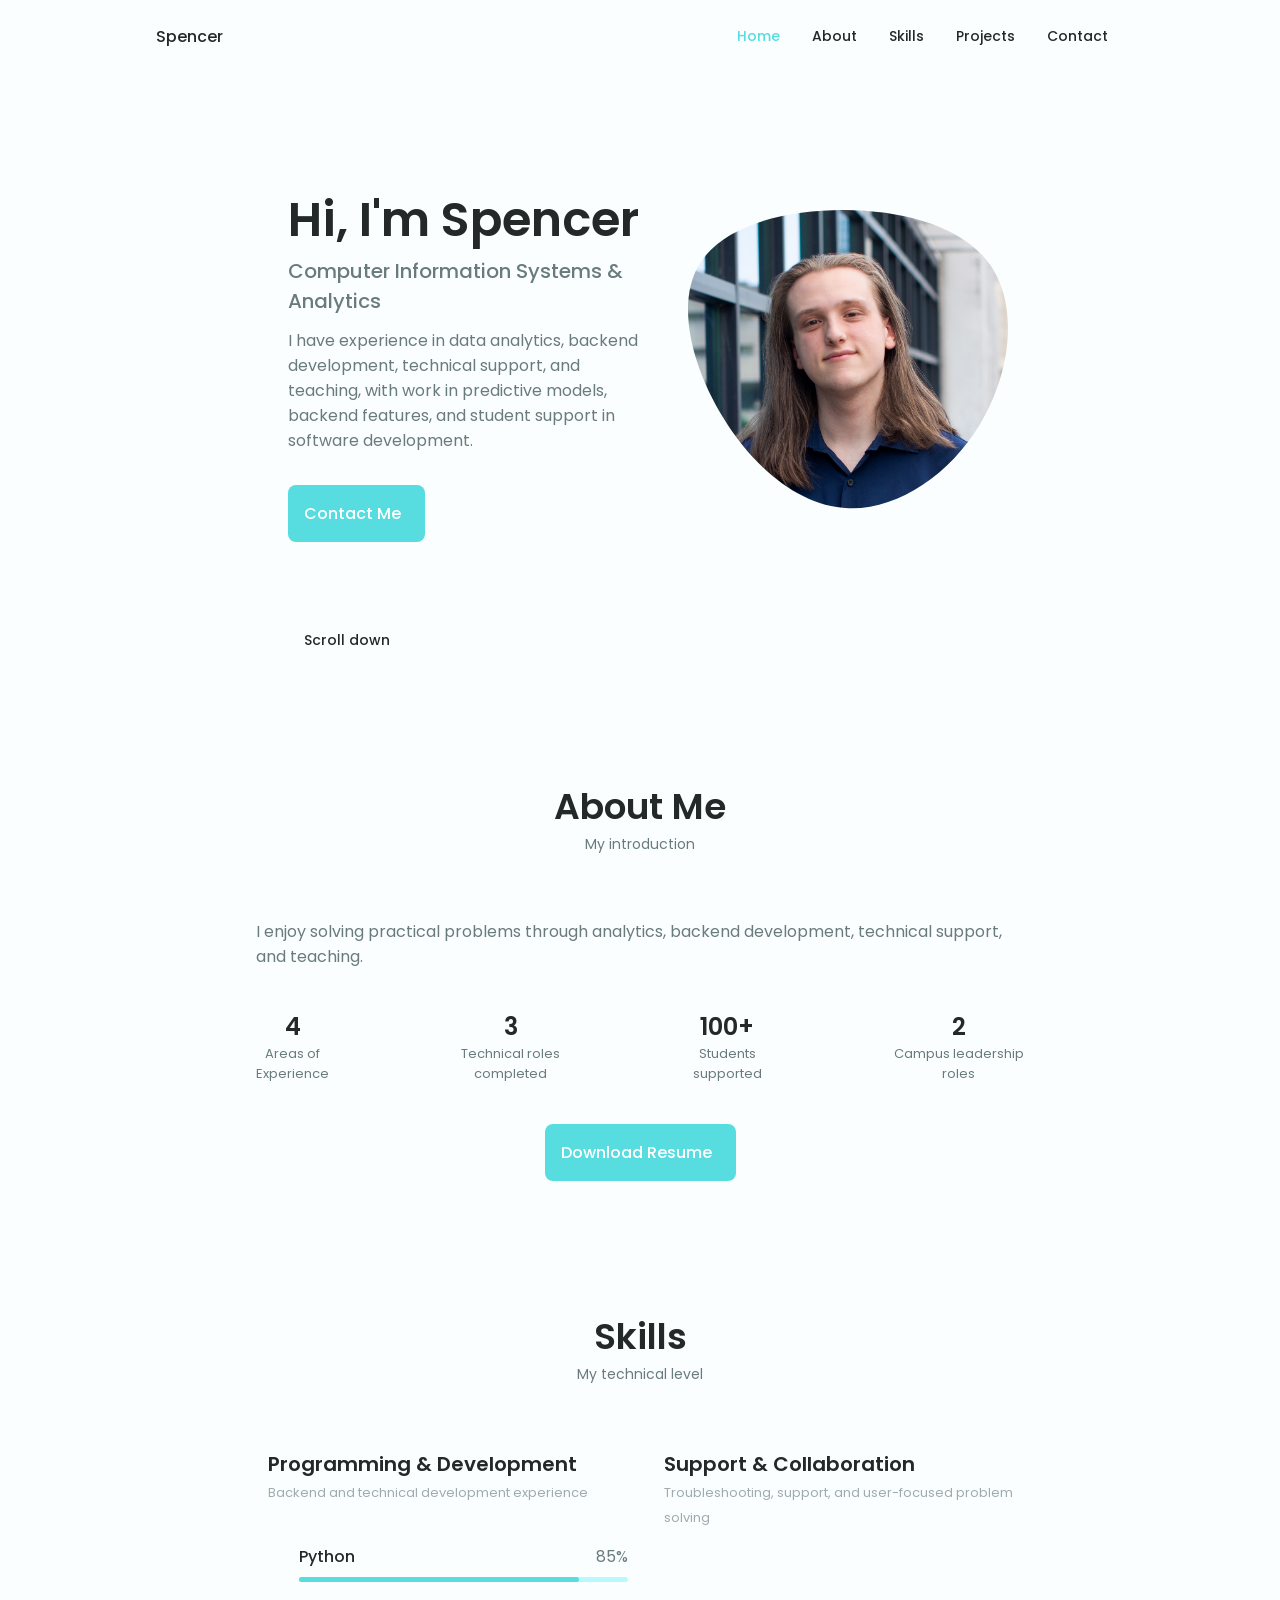
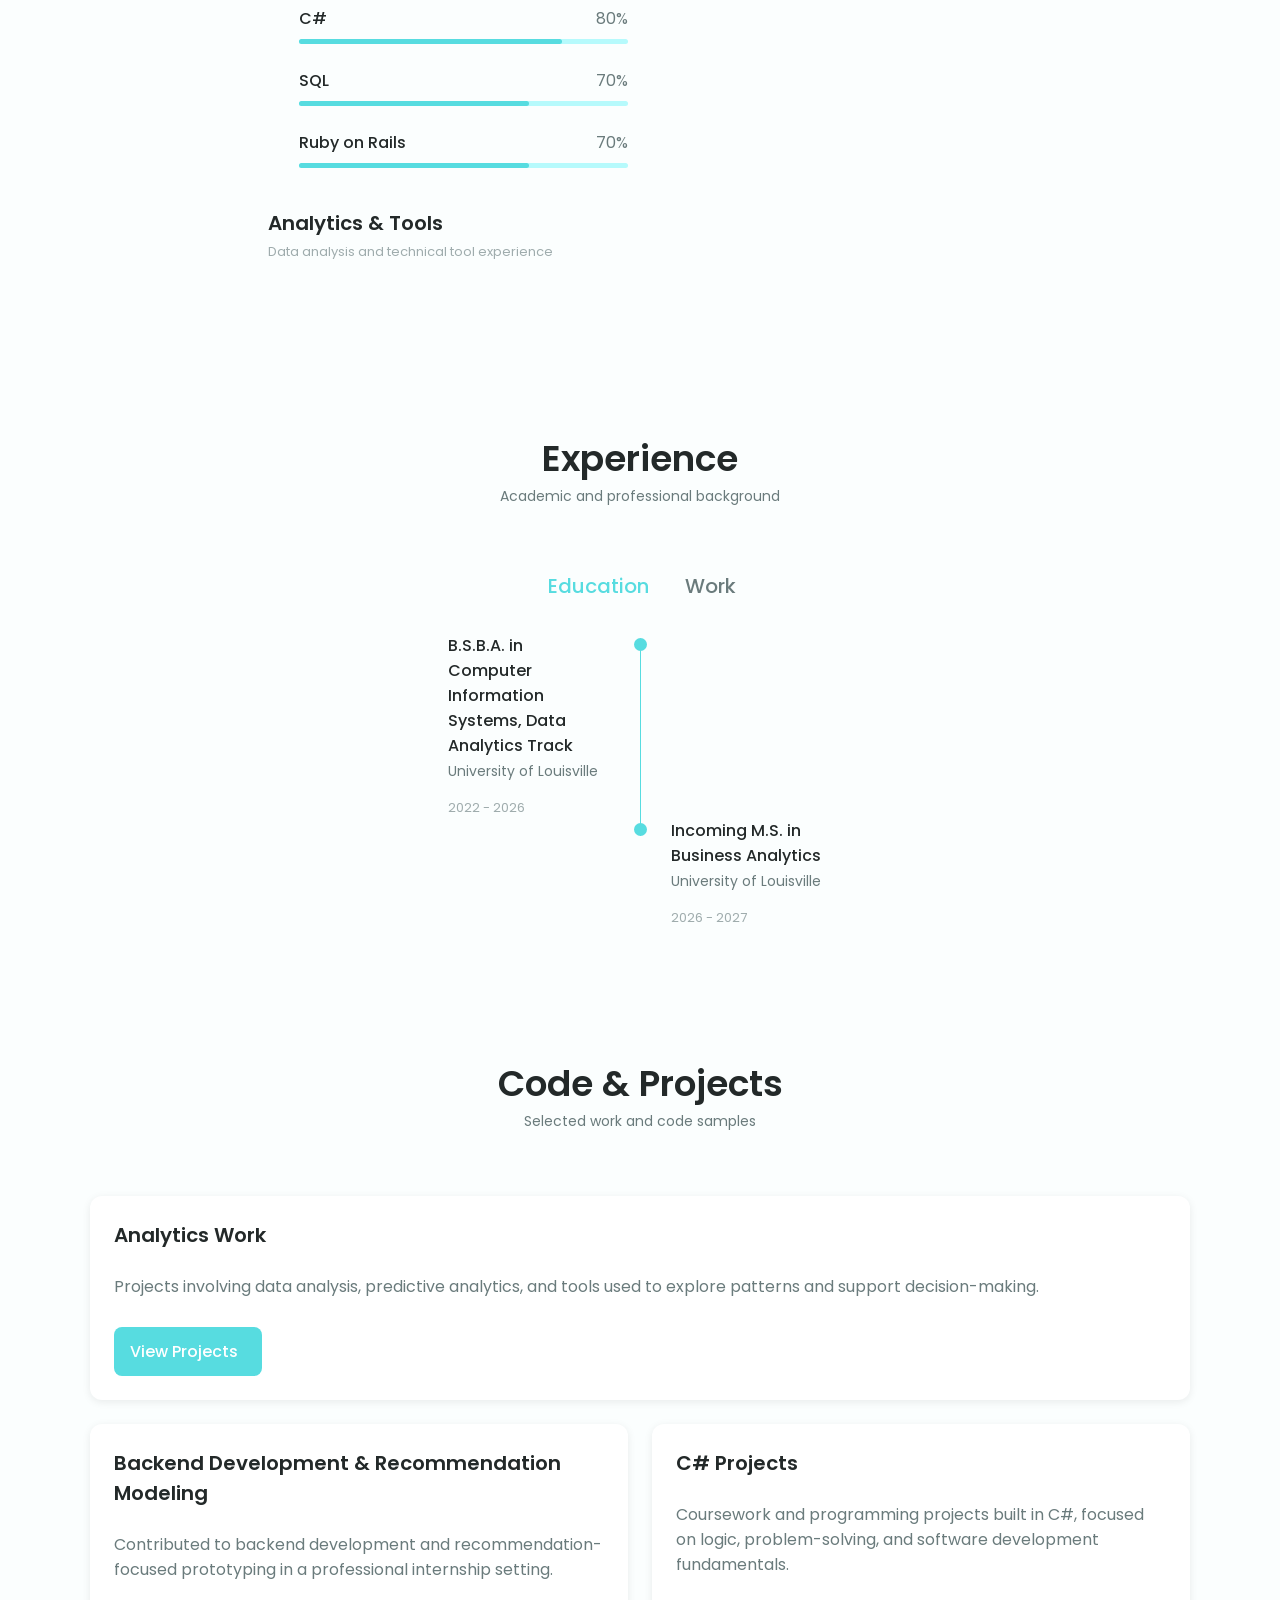
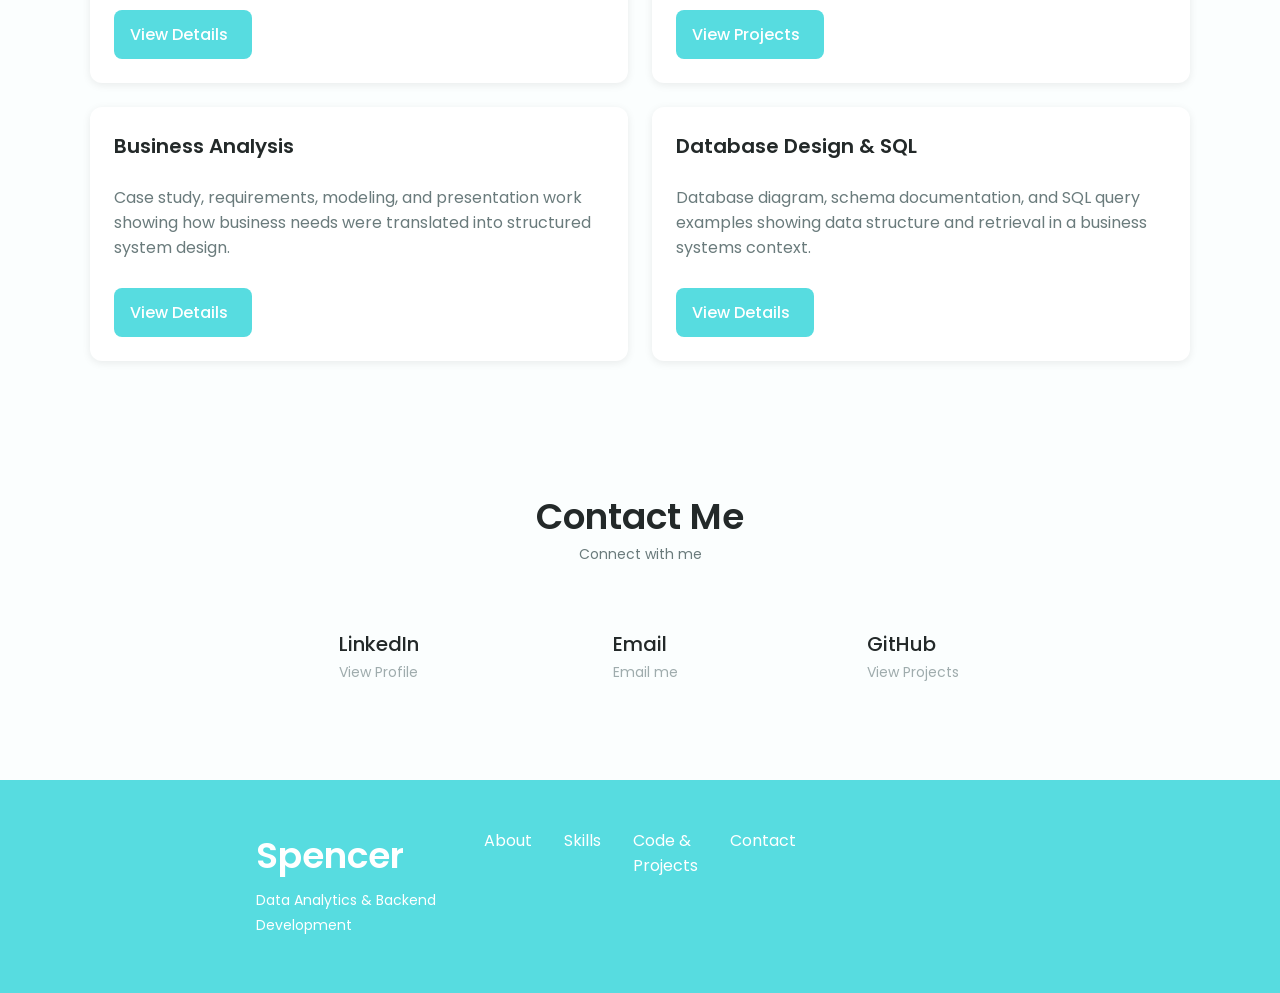
<file: index.html>
<!DOCTYPE html>
    <html lang="en">
    <head>
        <meta charset="UTF-8">
        <meta name="viewport" content="width=device-width, initial-scale=1.0">

        <!--==================== UNICONS ====================-->
        <link rel="stylesheet" href="https://unicons.iconscout.com/release/v3.0.6/css/line.css">
        
        <!--==================== SWIPER CSS====================-->
        <link rel="stylesheet" href="assets/css/swiper-bundle.min.css">

        <!--==================== CSS ==========-->
        <link rel="stylesheet" href="assets/css/styles.css">

        <title>Portfolio Website</title>
    </head>
    <body>
        <!--==================== HEADER ====================-->
        <header class="header" id="header">
            <nav class="nav container">
                <a href="#" class="nav__logo">Spencer</a>

                <div class="nav__menu" id="nav-menu">
                    <ul class="nav__list grid">
                        <li class="nav__item">
                            <a href="#home" class="nav__link active-link">
                                <i class="uil uil-estate nav__icon"></i> Home
                            </a>
                        </li>

                        <li class="nav__item">
                            <a href="#about" class="nav__link">
                                <i class="uil uil-user nav__icon"></i> About
                            </a>
                        </li>

                        <li class="nav__item">
                            <a href="#skills" class="nav__link">
                                <i class="uil uil-file-alt nav__icon"></i> Skills
                            </a>
                        </li>

                        <li class="nav__item">
                            <a href="#portfolio" class="nav__link">
                                <i class="uil uil-code-branch nav__icon"></i> Projects
                            </a>
                        </li>

                        <li class="nav__item">
                            <a href="#contact" class="nav__link">
                                <i class="uil uil-message nav__icon"></i> Contact
                            </a>
                        </li>
                    </ul>
                    
                    <i class="uil uil-times nav__close" id="nav-close"></i>
                </div>

                <div class="nav__btns">
                    <!-- Theme change button -->
                    <i class="uil uil-moon change-theme" id="theme-button"></i>

                    <div class="nav__toggle" id="nav-toggle">
                        <i class="uil uil-apps"></i>
                    </div>
                </div>
            </nav>
        </header>

        <!--==================== MAIN ====================-->
        <main class="main">
            <!--==================== HOME ====================-->
            <section class="home section" id="home">
                <div class="home__container container grid">
                    <div class="home__content grid">
                        <div class="home__social">
                            <a href="https://www.linkedin.com/in/spencer-taylor-9472a7253/" target="_blank" class="home__social-icon">
                                <i class="uil uil-linkedin-alt"></i>
                            </a>
    
                            <a href="https://github.com/stayl10" target="_blank" class="home__social-icon">
                                <i class="uil uil-github-alt"></i>                            
                            </a>
                        </div>
    
                        <div class="home__img">
                            <svg class="home__blob" viewBox="0 0 200 187">
                                <mask id="mask0" mask-type="alpha">
                                    <path d="M190.312 36.4879C206.582 62.1187 201.309 102.826 182.328 134.186C163.346 165.547 
                                    130.807 187.559 100.226 186.353C69.6454 185.297 41.0228 161.023 21.7403 129.362C2.45775 
                                    97.8511 -7.48481 59.1033 6.67581 34.5279C20.9871 10.1032 59.7028 -0.149132 97.9666 
                                    0.00163737C136.23 0.303176 174.193 10.857 190.312 36.4879Z"/>
                                </mask>
                                <g mask="url(#mask0)">
                                    <path d="M190.312 36.4879C206.582 62.1187 201.309 102.826 182.328 134.186C163.346 
                                    165.547 130.807 187.559 100.226 186.353C69.6454 185.297 41.0228 161.023 21.7403 
                                    129.362C2.45775 97.8511 -7.48481 59.1033 6.67581 34.5279C20.9871 10.1032 59.7028 
                                    -0.149132 97.9666 0.00163737C136.23 0.303176 174.193 10.857 190.312 36.4879Z"/>

                                    <!--==================== 
                                        Insert your image in the Img folder and Change your image |
                                        Center your image with X: horizontal, Y: vertical 
                                    ====================-->
                                    <image class="home__blob-img" x="-50" y="0" href="assets/img/perfil.jpg"/>
                                </g>
                            </svg>
                        </div>

                        <div class="home__data">
                            <h1 class="home__title">Hi, I'm Spencer</h1>
                            <h3 class="home__subtitle">Computer Information Systems & Analytics</h3>
                            <p class="home__description">I have experience in data analytics, backend development, technical support,
                                and teaching, with work in predictive models, backend features, and student support in software development.</p>
                            <a href="#contact" class="button button--flex">
                                Contact Me <i class="uil uil-message button__icon"></i>
                            </a>
                        </div>
                    </div>

                    
                    <div class="home__scroll">
                        <a href="#about" class="home__scroll-button button--flex">
                            <i class="uil uil-mouse-alt home__scroll-mouse"></i>
                            <span class="home__scroll-name">Scroll down</span>
                            <i class="uil uil-arrow-down home__scroll-arrow"></i>
                        </a>
                    </div>
                </div>
            </section>

            <!--==================== ABOUT ====================-->
            <section class="about section" id="about">
                <h2 class="section__title">About Me</h2>
                <span class="section__subtitle">My introduction</span>

                <div class="container grid">
                    <!img src="assets/img/about.jpg" alt="" class="about__img">

                    <div class="about__data">
                        <p class="about__description">I enjoy solving practical problems through analytics,
                            backend development, technical support, and teaching.</p>
                        </p>

                        <div class="about__info">
                            <div>
                                <span class="about__info-title">4</span>
                                <span class="about__info-name">Areas of <br> Experience</span>
                            </div>

                            <div>
                                <span class="about__info-title">3</span>
                                <span class="about__info-name">Technical roles <br> completed</span>
                            </div>

                            <div>
                                <span class="about__info-title">100+</span>
                                <span class="about__info-name">Students <br> supported</span>
                            </div>

                            <div>
                                <span class="about__info-title">2</span>
                                <span class="about__info-name">Campus leadership <br> roles</span>
                            </div>

                        </div>

                        <div class="" align="center">
                            <!--==================== Change Resume ====================-->
                            <a download="" href="assets/pdf/Spencer-Taylor-Resume.pdf" class="button button--flex">
                                Download Resume <i class="uil uil-download-alt button__icon"></i>
                            </a>
                        </div>
                    </div>
                </div>
            </section>

            <!--==================== SKILLS ====================-->
            <section class="skills section" id="skills">
                <h2 class="section__title">Skills</h2>
                <span class="section__subtitle">My technical level</span>

                <div class="skills__container container grid">
                    <div>
                        <!--=============== SKILLS 1 ===============-->
                        <div class="skills__content skills__open">
                            <div class="skills__header">
                                <i class="uil uil-brackets-curly skills__icon"></i>
    
                                <div>
                                    <h1 class="skills__title">Programming & Development</h1>
                                    <span class="skills__subtitle">Backend and technical development experience</span>
                                </div>
    
                                <i class="uil uil-angle-down skills__arrow"></i>
                            </div>
    
                            <div class="skills__list grid">
                                <div class="skills__data">
                                    <div class="skills__titles">
                                        <h3 class="skills__name">Python</h3>
                                        <span class="skills__number">85%</span>
                                    </div>
                                    <div class="skills__bar">
                                        <span class="skills__percentage skills__python"></span>
                                    </div>
                                </div>
    
                                <div class="skills__data">
                                    <div class="skills__titles">
                                        <h3 class="skills__name">C#</h3>
                                        <span class="skills__number">80%</span>
                                    </div>
                                    <div class="skills__bar">
                                        <span class="skills__percentage skills__csharp"></span>
                                    </div>
                                </div>
    
                                <div class="skills__data">
                                    <div class="skills__titles">
                                        <h3 class="skills__name">SQL</h3>
                                        <span class="skills__number">70%</span>
                                    </div>
                                    <div class="skills__bar">
                                        <span class="skills__percentage skills__sql"></span>
                                    </div>
                                </div>
    
                                <div class="skills__data">
                                    <div class="skills__titles">
                                        <h3 class="skills__name">Ruby on Rails</h3>
                                        <span class="skills__number">70%</span>
                                    </div>
                                    <div class="skills__bar">
                                        <span class="skills__percentage skills__ror"></span>
                                    </div>
                                </div>
                            </div>
                        </div>
    
                        <!--=============== SKILLS 2 ===============-->
                        <div class="skills__content skills__close">
                            <div class="skills__header">
                                <i class="uil uil-server-network skills__icon"></i>
    
                                <div>
                                    <h1 class="skills__title">Analytics & Tools</h1>
                                    <span class="skills__subtitle">Data analysis and technical tool experience</span>
                                </div>
    
                                <i class="uil uil-angle-down skills__arrow"></i>
                            </div>

                            <div class="skills__list grid">
                                <div class="skills__data">
                                    <div class="skills__titles">
                                        <h3 class="skills__name">Power BI</h3>
                                        <span class="skills__number">85%</span>
                                    </div>
                                    <div class="skills__bar">
                                        <span class="skills__percentage skills__pbi"></span>
                                    </div>
                                </div>

                                <div class="skills__data">
                                    <div class="skills__titles">
                                        <h3 class="skills__name">Excel</h3>
                                        <span class="skills__number">85%</span>
                                    </div>
                                    <div class="skills__bar">
                                        <span class="skills__percentage skills__excel"></span>
                                    </div>
                                </div>

                                <div class="skills__data">
                                    <div class="skills__titles">
                                        <h3 class="skills__name">Weka</h3>
                                        <span class="skills__number">70%</span>
                                    </div>
                                    <div class="skills__bar">
                                        <span class="skills__percentage skills__weka"></span>
                                    </div>
                                </div>
    
                                <div class="skills__data">
                                    <div class="skills__titles">
                                        <h3 class="skills__name">MatLab</h3>
                                        <span class="skills__number">65%</span>
                                    </div>
                                    <div class="skills__bar">
                                        <span class="skills__percentage skills__mat"></span>
                                    </div>
                                </div>

                            </div>
                        </div>
                    </div>

                    <div>
                        <!--=============== SKILLS 3 ===============-->
                        <div class="skills__content skills__close">
                            <div class="skills__header">
                                <i class="uil uil-swatchbook skills__icon"></i>

                                <div>
                                    <h1 class="skills__title">Support & Collaboration</h1>
                                    <span class="skills__subtitle">Troubleshooting, support, and user-focused problem solving</span>
                                </div>

                                <i class="uil uil-angle-down skills__arrow"></i>
                            </div>

                            <div class="skills__list grid">
                                <div class="skills__data">
                                    <div class="skills__titles">
                                        <h3 class="skills__name">Troubleshooting</h3>
                                        <span class="skills__number">90%</span>
                                    </div>
                                    <div class="skills__bar">
                                        <span class="skills__percentage skills__tbs"></span>
                                    </div>
                                </div>

                                <div class="skills__data">
                                    <div class="skills__titles">
                                        <h3 class="skills__name">Technical Support</h3>
                                        <span class="skills__number">85%</span>
                                    </div>
                                    <div class="skills__bar">
                                        <span class="skills__percentage skills__techsup"></span>
                                    </div>
                                </div>

                                <div class="skills__data">
                                    <div class="skills__titles">
                                        <h3 class="skills__name">Teaching</h3>
                                        <span class="skills__number">85%</span>
                                    </div>
                                    <div class="skills__bar">
                                        <span class="skills__percentage skills__teach"></span>
                                    </div>
                                </div>

                                <div class="skills__data">
                                    <div class="skills__titles">
                                        <h3 class="skills__name">Communication</h3>
                                        <span class="skills__number">80%</span>
                                    </div>
                                    <div class="skills__bar">
                                        <span class="skills__percentage skills__comm"></span>
                                    </div>
                                </div>

                            </div>
                        </div>
                    </div>
                </div>
            </section>

            <!--==================== QUALIFICATION ====================-->
            <section class="qualification section">
                <h2 class="section__title">Experience</h2>
                <span class="section__subtitle">Academic and professional background</span>

                <div class="qualification__container container">
                    <div class="qualification__tabs">
                        <div class="qualification__button button--flex qualification__active" data-target="#education">
                            <i class="uil uil-graduation-cap qualification__icon"></i>
                            Education
                        </div>

                        <div class="qualification__button button--flex" data-target="#work">
                            <i class="uil uil-briefcase-alt qualification__icon"></i>
                            Work
                        </div>
                    </div>

                    <div class="qualification__sections">
                        <!--=============== QUALIFICATION CONTENT 1 ===============-->
                        <div class="qualification__content qualification__active" data-content id="education">
                            <!--=============== QUALIFICATION 1 ===============-->
                            <div class="qualification__data">
                                <div>
                                    <h3 class="qualification__title">B.S.B.A. in Computer Information Systems, Data Analytics Track</h3>
                                    <span class="qualification__subtitle">University of Louisville</span>
                                    <div class="qualification__calendar">
                                        <i class="uil uil-calendar-alt"></i>
                                        2022 - 2026
                                    </div>
                                </div>

                                <div>
                                    <span class="qualification__rounder"></span>
                                    <span class="qualification__line"></span>
                                </div>
                            </div>

                            <!--=============== QUALIFICATION 2 ===============-->
                            <div class="qualification__data">
                                <div></div>

                                <div class="qualification__time">
                                    <span class="qualification__rounder"></span>
                                    <!-- <span class="qualification__line"></span> -->
                                </div>

                                <div>
                                    <h3 class="qualification__title">Incoming M.S. in Business Analytics</h3>
                                    <span class="qualification__subtitle">University of Louisville</span>
                                    <div class="qualification__calendar">
                                        <i class="uil uil-calendar-alt"></i>
                                        2026 - 2027
                                    </div>
                                </div>
                            </div>
                        </div>

                        <!--=============== QUALIFICATION CONTENT 2 ===============-->
                        <div class="qualification__content" data-content id="work">
                            <!--=============== QUALIFICATION 1 ===============-->
                            <div class="qualification__data">
                                <div>
                                    <h3 class="qualification__title">Consultation Agent</h3>
                                    <span class="qualification__subtitle">Best Buy Geek Squad - Louisville</span>
                                    <div class="qualification__calendar">
                                        <i class="uil uil-calendar-alt"></i>
                                        2023 - 2024
                                    </div>
                                </div>

                                <div>
                                    <span class="qualification__rounder"></span>
                                    <span class="qualification__line"></span>
                                </div>
                            </div>

                            <!--=============== QUALIFICATION 2 ===============-->
                            <div class="qualification__data">
                                <div></div>

                                <div class="qualification__time">
                                    <span class="qualification__rounder"></span>
                                    <span class="qualification__line"></span>
                                </div>

                                <div>
                                    <h3 class="qualification__title">Backend Developer Intern</h3>
                                    <span class="qualification__subtitle">Night District - Louisville</span>
                                    <div class="qualification__calendar">
                                        <i class="uil uil-calendar-alt"></i>
                                        Summer 2025
                                    </div>
                                </div>
                            </div>

                            <div class="qualification__data">
                                <div>
                                    <h3 class="qualification__title">CIS-199 Software Development I Teaching Assistant</h3>
                                    <span class="qualification__subtitle">University of Louisville</span>
                                    <div class="qualification__calendar">
                                        <i class="uil uil-calendar-alt"></i>
                                        2025 - Present
                                    </div>
                                </div>

                                <div>
                                    <span class="qualification__rounder"></span>
                                    <!-- <span class="qualification__line"></span> -->
                                </div>
                            </div>
                        </div>
                    </div>
                </div>
            </section>


            <!--==================== PORTFOLIO ====================-->
            <section class="portfolio section" id="portfolio">
                <h2 class="section__title">Code & Projects</h2>
                <span class="section__subtitle">Selected work and code samples</span>

                <div class="portfolio__container container grid">

                    <!--==================== PORTFOLIO ROW 1 ====================-->

                    <div class="portfolio__content portfolio__content--wide">
                        <div class="portfolio__data">
                            <h3 class="portfolio__title">Analytics Work</h3>
                            <p class="portfolio__description">
                                Projects involving data analysis, predictive analytics, and tools used to explore patterns and support decision-making.
                            </p>
                            <a href="https://github.com/stayl10/analytics-portfolio-projects" class="button button--flex button--small portfolio__button">
                                View Projects
                                <i class="uil uil-arrow-right button__icon"></i>
                            </a>
                        </div>
                    </div>

                    <div class="portfolio__content">
                        <div class="portfolio__data">
                            <h3 class="portfolio__title">Backend Development & Recommendation Modeling</h3>
                            <p class="portfolio__description">
                                Contributed to backend development and recommendation-focused prototyping in a professional internship setting.
                            </p>
                            <a href="backend.html" target="_blank" class="button button--flex button--small portfolio__button">
                                View Details
                                <i class="uil uil-arrow-right button__icon"></i>
                            </a>
                        </div>
                    </div>

                    <!--==================== PORTFOLIO ROW 2 ====================-->

                    <div class="portfolio__content">
                        <div class="portfolio__data">
                            <h3 class="portfolio__title">C# Projects</h3>
                            <p class="portfolio__description">
                                Coursework and programming projects built in C#, focused on logic, problem-solving, and software development fundamentals.
                            </p>
                            <a href="https://github.com/stayl10/csharp-portfolio-projects" class="button button--flex button--small portfolio__button">
                                View Projects
                                <i class="uil uil-arrow-right button__icon"></i>
                            </a>
                        </div>
                    </div>

                    <div class="portfolio__content">
                        <div class="portfolio__data">
                            <h3 class="portfolio__title">Business Analysis</h3>
                            <p class="portfolio__description">
                                Case study, requirements, modeling, and presentation work showing how business needs were translated into structured system design.
                            </p>
                            <a href="business-analysis.html" class="button button--flex button--small portfolio__button">
                                View Details
                                <i class="uil uil-arrow-right button__icon"></i>
                            </a>
                        </div>
                    </div>




                    <div class="portfolio__content">
                        <div class="portfolio__data">
                            <h3 class="portfolio__title">Database Design & SQL</h3>
                            <p class="portfolio__description">
                                Database diagram, schema documentation, and SQL query examples showing data structure and retrieval in a business systems context.
                            </p>
                            <a href="database-sql.html" class="button button--flex button--small portfolio__button">
                                View Details
                                <i class="uil uil-arrow-right button__icon"></i>
                            </a>
                        </div>
                    </div>


                </div>
            </section>


            <!--==================== CONTACT ME ====================-->
            <section class="contact section" id="contact">
                <h2 class="section__title">Contact Me</h2>
                <span class="section__subtitle">Connect with me</span>

                <div class="contact__container container">
                    <div class="contact__grid">
                        <div class="contact__information">
                            <i class="uil uil-linkedin-alt contact__icon"></i>

                            <div>
                                <h3 class="contact__title">LinkedIn</h3>
                                <a href="https://www.linkedin.com/in/spencer-taylor-9472a7253/" target="_blank" class="contact__subtitle">
                                    View Profile
                                </a>
                            </div>
                        </div>

                        <div class="contact__information">
                            <i class="uil uil-envelope-edit contact__icon"></i>

                            <div>
                                <h3 class="contact__title">Email</h3>
                                <a href="mailto:spencer.taylor@louisville.edu" target="_blank" class="contact__subtitle">
                                    Email me
                                </a>
                            </div>
                        </div>

                        <div class="contact__information">
                            <i class="uil uil-github-alt contact__icon"></i>

                            <div>
                                <h3 class="contact__title">GitHub</h3>
                                <a href="https://github.com/stayl10" target="_blank" class="contact__subtitle">
                                    View Projects
                                </a>
                            </div>
                        </div>

                    </div>
                </div>
            </section>
        </main>

        <!--==================== FOOTER ====================-->
        <footer class="footer">
            <div class="footer__bg">
                <div class="footer__container container grid">
                    <div>
                        <h1 class="footer__title">Spencer</h1>
                        <span class="footer__subtitle">Data Analytics & Backend Development</span>
                    </div>

                    <ul class="footer__links">
                        <li>
                            <a href="#about" class="footer__link">About</a>
                        </li>
                        <li>
                            <a href="#skills" class="footer__link">Skills</a>
                        </li>
                        <li>
                            <a href="#portfolio" class="footer__link">Code & Projects</a>
                        </li>
                        <li>
                            <a href="#contact" class="footer__link">Contact</a>
                        </li>
                    </ul>

                    <div class="footer__socials">
                        <a href="https://www.linkedin.com/in/spencer-taylor-9472a7253/" target="_blank" class="footer__social">
                            <i class="uil uil-linkedin-alt"></i>
                        </a>
                        <a href="https://github.com/stayl10" target="_blank" class="footer__social">
                            <i class="uil uil-github-alt"></i>
                        </a>
                    </div>
                </div>
            </div>
        </footer>

        <!--========== SCROLL TOP ==========-->
        <a href="#" class="scrollup" id="scroll-top">
            <i class="uil uil-arrow-up scrollup__icon"></i>
        </a>

        <!--==================== SWIPER JS ====================-->
        <script src="assets/js/swiper-bundle.min.js"></script>

        <!--==================== MAIN JS ====================-->
        <script src="assets/js/main.js"></script>
    </body>
</html>
</file>
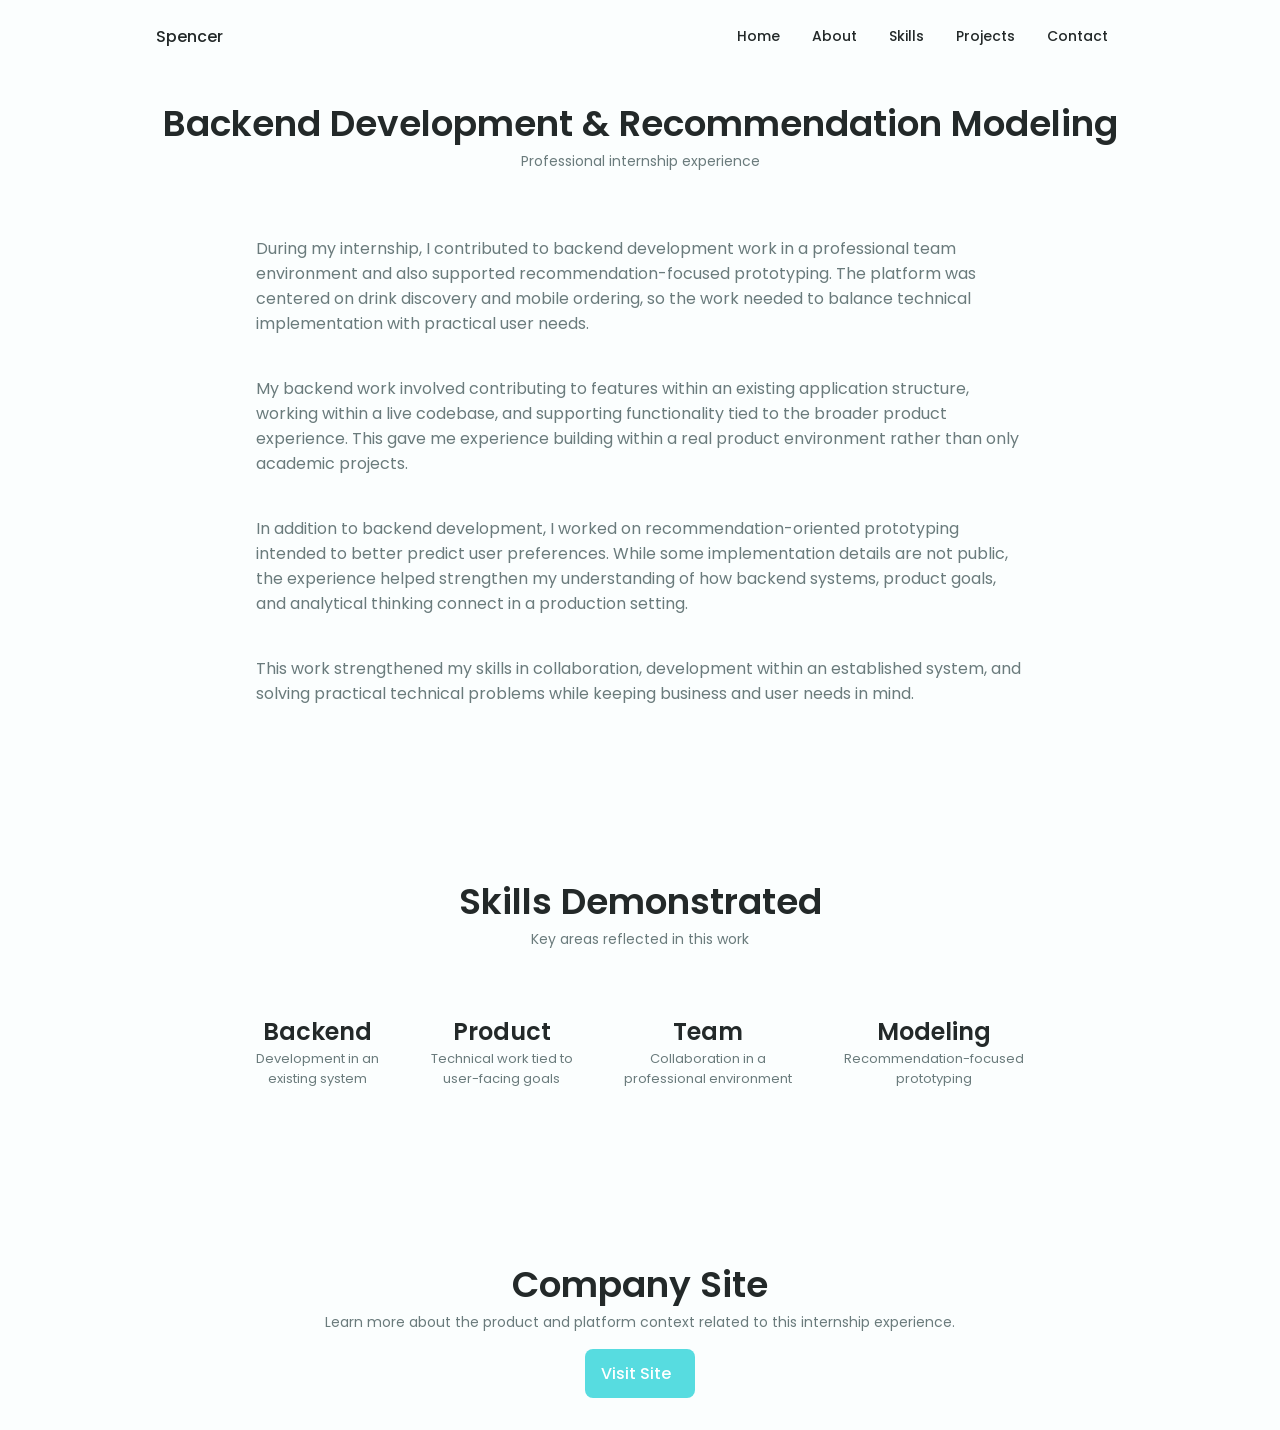
<file: backend.html>
﻿<!DOCTYPE html>
<html lang="en">
<head>
    <meta charset="UTF-8">
    <meta name="viewport" content="width=device-width, initial-scale=1.0">

    <!--==================== UNICONS ====================-->
    <link rel="stylesheet" href="https://unicons.iconscout.com/release/v3.0.6/css/line.css">

    <!--==================== SWIPER CSS====================-->
    <link rel="stylesheet" href="assets/css/swiper-bundle.min.css">

    <!--==================== CSS ==========-->
    <link rel="stylesheet" href="assets/css/styles.css">

    <title>Portfolio Website - Backend Dev Details</title>
</head>
<body>

    <header class="header" id="header">
    <nav class="nav container">
        <a href="index.html" class="nav__logo">Spencer</a>

        <div class="nav__menu" id="nav-menu">
            <ul class="nav__list grid">
                <li class="nav__item">
                    <a href="index.html#home" class="nav__link">
                        <i class="uil uil-estate nav__icon"></i> Home
                    </a>
                </li>

                <li class="nav__item">
                    <a href="index.html#about" class="nav__link">
                        <i class="uil uil-user nav__icon"></i> About
                    </a>
                </li>

                <li class="nav__item">
                    <a href="index.html#skills" class="nav__link">
                        <i class="uil uil-file-alt nav__icon"></i> Skills
                    </a>
                </li>

                <li class="nav__item">
                    <a href="index.html#portfolio" class="nav__link">
                        <i class="uil uil-code-branch nav__icon"></i> Projects
                    </a>
                </li>

                <li class="nav__item">
                    <a href="index.html#contact" class="nav__link">
                        <i class="uil uil-message nav__icon"></i> Contact
                    </a>
                </li>
            </ul>

            <i class="uil uil-times nav__close" id="nav-close"></i>
        </div>

        <div class="nav__btns">
            <i class="uil uil-moon change-theme" id="theme-button"></i>

            <div class="nav__toggle" id="nav-toggle">
                <i class="uil uil-apps"></i>
            </div>
        </div>
    </nav>
</header>

    <main class="main">
        <section class="about section">
            <h2 class="section__title">Backend Development & Recommendation Modeling</h2>
            <span class="section__subtitle">Professional internship experience</span>

            <div class="container">
                <div class="about__data">
                    <p class="about__description">
                        During my internship, I contributed to backend development work in a professional team environment and also supported recommendation-focused prototyping. The platform was centered on drink discovery and mobile ordering, so the work needed to balance technical implementation with practical user needs.
                    </p>

                    <p class="about__description">
                        My backend work involved contributing to features within an existing application structure, working within a live codebase, and supporting functionality tied to the broader product experience. This gave me experience building within a real product environment rather than only academic projects.
                    </p>

                    <p class="about__description">
                        In addition to backend development, I worked on recommendation-oriented prototyping intended to better predict user preferences. While some implementation details are not public, the experience helped strengthen my understanding of how backend systems, product goals, and analytical thinking connect in a production setting.
                    </p>

                    <p class="about__description">
                        This work strengthened my skills in collaboration, development within an established system, and solving practical technical problems while keeping business and user needs in mind.
                    </p>
                </div>
            </div>
        </section>

        <section class="skills section">
            <h2 class="section__title">Skills Demonstrated</h2>
            <span class="section__subtitle">Key areas reflected in this work</span>

            <div class="container">
                <div class="about__info">
                    <div>
                        <span class="about__info-title">Backend</span>
                        <span class="about__info-name">Development in an <br> existing system</span>
                    </div>

                    <div>
                        <span class="about__info-title">Product</span>
                        <span class="about__info-name">Technical work tied to <br> user-facing goals</span>
                    </div>

                    <div>
                        <span class="about__info-title">Team</span>
                        <span class="about__info-name">Collaboration in a <br> professional environment</span>
                    </div>

                    <div>
                        <span class="about__info-title">Modeling</span>
                        <span class="about__info-name">Recommendation-focused <br> prototyping</span>
                    </div>
                </div>
            </div>
        </section>

        <section class="portfolio section backend__context">
            <h2 class="section__title">Company Site</h2>
            <span class="section__subtitle">Learn more about the product and platform context related to this internship experience.</span>

            <div class="backend__button-wrap">
                <a href="https://nightdistrict.co/" target="_blank" class="button button--flex button--small">
                    Visit Site
                    <i class="uil uil-arrow-right button__icon"></i>
                </a>
            </div>
        </section>
    </main>

    <a href="#" class="scrollup" id="scroll-top">
        <i class="uil uil-arrow-up scrollup__icon"></i>
    </a>

    <script src="assets/js/swiper-bundle.min.js"></script>
    <script src="assets/js/main.js"></script>

</body>
</html>
</file>
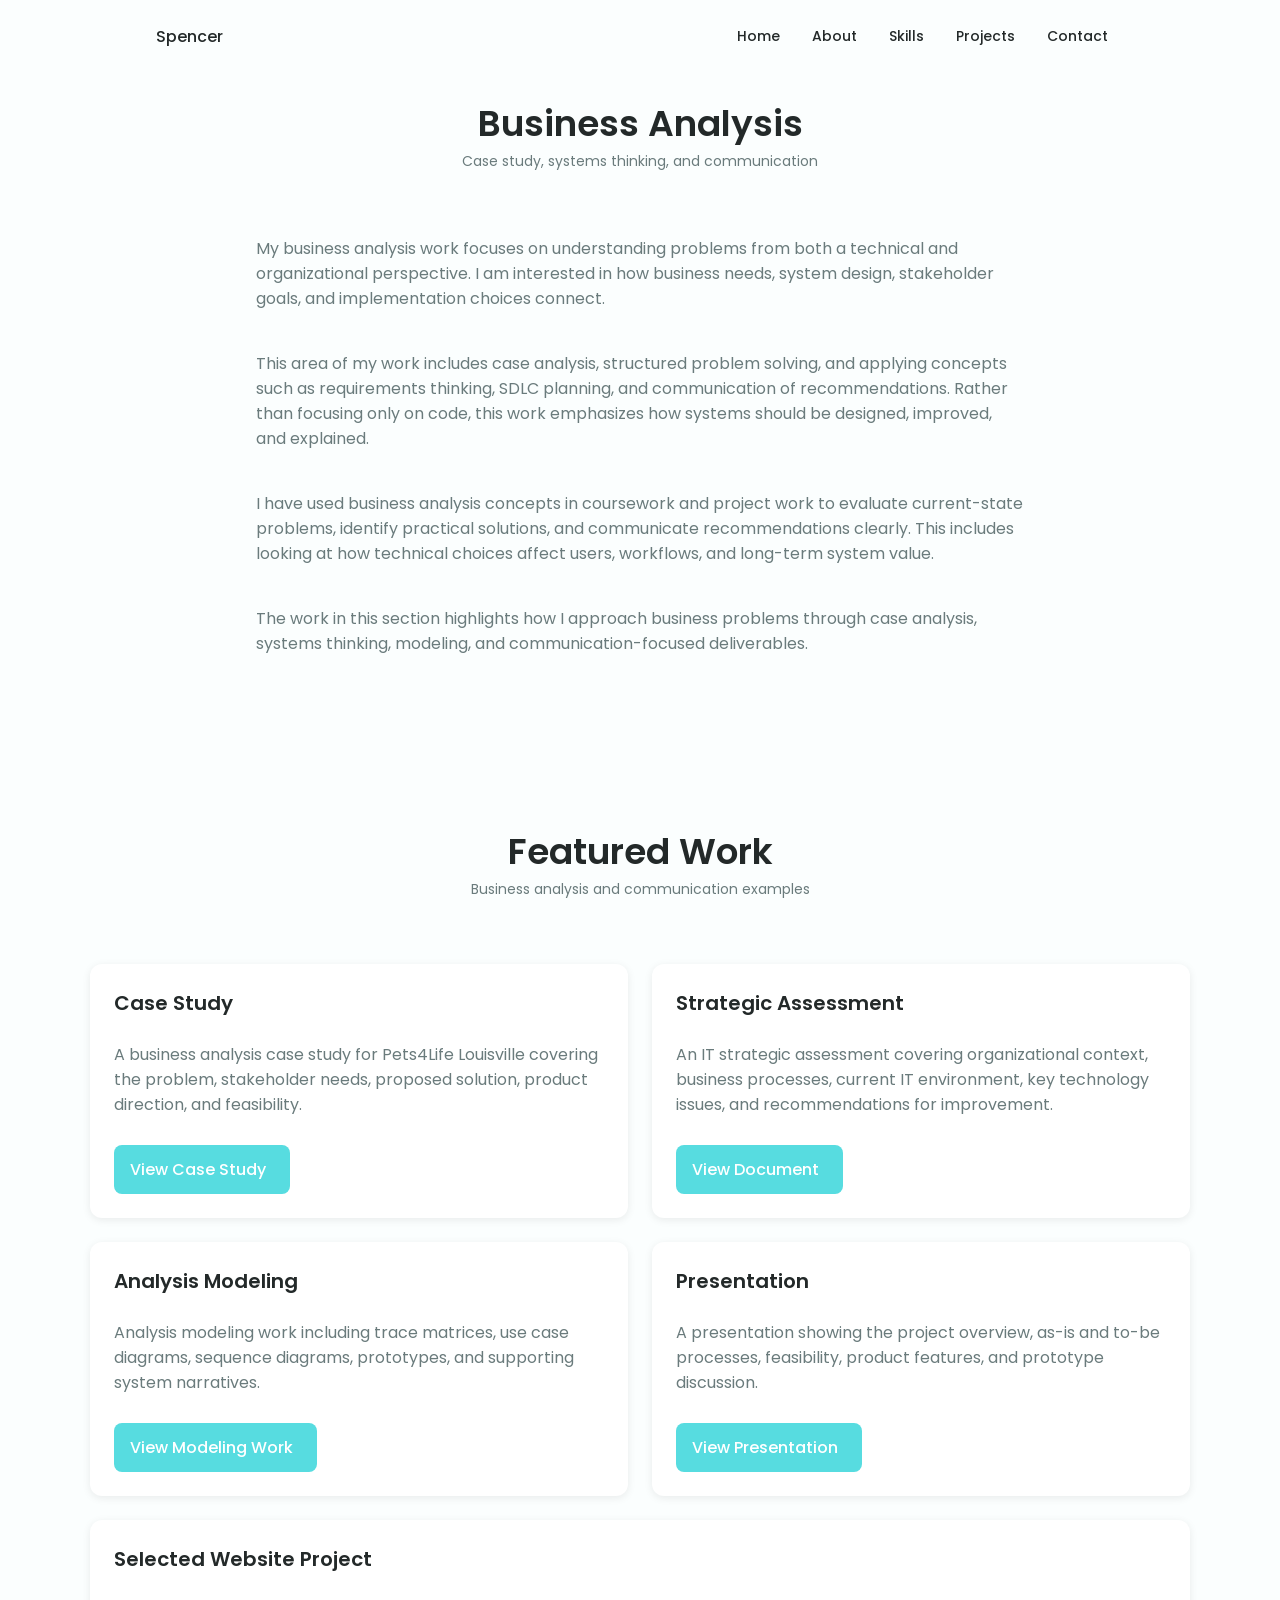
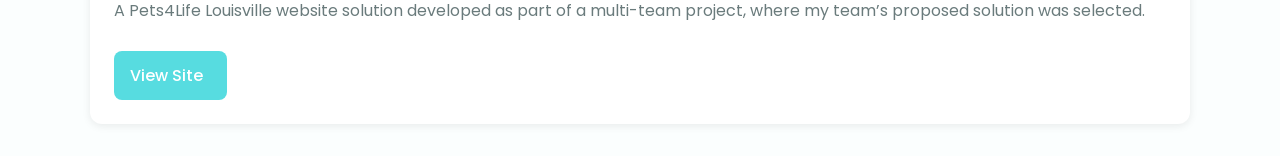
<file: business-analysis.html>
﻿<!DOCTYPE html>
<html lang="en">
<head>
    <meta charset="UTF-8">
    <meta name="viewport" content="width=device-width, initial-scale=1.0">

    <!--==================== UNICONS ====================-->
    <link rel="stylesheet" href="https://unicons.iconscout.com/release/v3.0.6/css/line.css">

    <!--==================== SWIPER CSS====================-->
    <link rel="stylesheet" href="assets/css/swiper-bundle.min.css">

    <!--==================== CSS ==========-->
    <link rel="stylesheet" href="assets/css/styles.css">

    <title>Portfolio Website - Business Analysis Details</title>
</head>
<body>
    <header class="header" id="header">
        <nav class="nav container">
            <a href="index.html" class="nav__logo">Spencer</a>

            <div class="nav__menu" id="nav-menu">
                <ul class="nav__list grid">
                    <li class="nav__item">
                        <a href="index.html#home" class="nav__link">
                            <i class="uil uil-estate nav__icon"></i> Home
                        </a>
                    </li>

                    <li class="nav__item">
                        <a href="index.html#about" class="nav__link">
                            <i class="uil uil-user nav__icon"></i> About
                        </a>
                    </li>

                    <li class="nav__item">
                        <a href="index.html#skills" class="nav__link">
                            <i class="uil uil-file-alt nav__icon"></i> Skills
                        </a>
                    </li>

                    <li class="nav__item">
                        <a href="index.html#portfolio" class="nav__link">
                            <i class="uil uil-code-branch nav__icon"></i> Projects
                        </a>
                    </li>

                    <li class="nav__item">
                        <a href="index.html#contact" class="nav__link">
                            <i class="uil uil-message nav__icon"></i> Contact
                        </a>
                    </li>
                </ul>

                <i class="uil uil-times nav__close" id="nav-close"></i>
            </div>

            <div class="nav__btns">
                <i class="uil uil-moon change-theme" id="theme-button"></i>

                <div class="nav__toggle" id="nav-toggle">
                    <i class="uil uil-apps"></i>
                </div>
            </div>
        </nav>
    </header>

    <main class="main">
        <section class="about section">
            <h2 class="section__title">Business Analysis</h2>
            <span class="section__subtitle">Case study, systems thinking, and communication</span>

            <div class="container">
                <div class="about__data">
                    <p class="about__description">
                        My business analysis work focuses on understanding problems from both a technical and organizational perspective. I am interested in how business needs, system design, stakeholder goals, and implementation choices connect.
                    </p>

                    <p class="about__description">
                        This area of my work includes case analysis, structured problem solving, and applying concepts such as requirements thinking, SDLC planning, and communication of recommendations. Rather than focusing only on code, this work emphasizes how systems should be designed, improved, and explained.
                    </p>

                    <p class="about__description">
                        I have used business analysis concepts in coursework and project work to evaluate current-state problems, identify practical solutions, and communicate recommendations clearly. This includes looking at how technical choices affect users, workflows, and long-term system value.
                    </p>

                    <p class="about__description">
                        The work in this section highlights how I approach business problems through case analysis, systems thinking, modeling, and communication-focused deliverables.
                    </p>

                </div>
            </div>
        </section>

        <section class="portfolio section">
            <h2 class="section__title">Featured Work</h2>
            <span class="section__subtitle">Business analysis and communication examples</span>

            <div class="business_analysis_feat_work_cards_container container grid">

                <div class="portfolio__content">
                    <div class="portfolio__data">
                        <h3 class="portfolio__title">Case Study</h3>
                        <p class="portfolio__description">
                            A business analysis case study for Pets4Life Louisville covering the problem, stakeholder needs, proposed solution, product direction, and feasibility.
                        </p>
                        <a href="assets/pdf/case-study-2.pdf" target="_blank" class="button button--flex button--small portfolio__button">
                            View Case Study
                            <i class="uil uil-arrow-right button__icon"></i>
                        </a>
                    </div>
                </div>

                <div class="portfolio__content">
                    <div class="portfolio__data">
                        <h3 class="portfolio__title">Strategic Assessment</h3>
                        <p class="portfolio__description">
                            An IT strategic assessment covering organizational context, business processes, current IT environment, key technology issues, and recommendations for improvement.
                        </p>
                        <a href="assets/pdf/IT_Strategic_Assessment_Report.pdf" target="_blank" class="button button--flex button--small portfolio__button">
                            View Document
                            <i class="uil uil-arrow-right button__icon"></i>
                        </a>
                    </div>
                </div>

                <div class="portfolio__content">
                    <div class="portfolio__data">
                        <h3 class="portfolio__title">Analysis Modeling</h3>
                        <p class="portfolio__description">
                            Analysis modeling work including trace matrices, use case diagrams, sequence diagrams, prototypes, and supporting system narratives.
                        </p>
                        <a href="assets/pdf/A3.pdf" target="_blank" class="button button--flex button--small portfolio__button">
                            View Modeling Work
                            <i class="uil uil-arrow-right button__icon"></i>
                        </a>
                    </div>
                </div>

                <div class="portfolio__content">
                    <div class="portfolio__data">
                        <h3 class="portfolio__title">Presentation</h3>
                        <p class="portfolio__description">
                            A presentation showing the project overview, as-is and to-be processes, feasibility, product features, and prototype discussion.
                        </p>
                        <a href="assets/pdf/I2_presentation.pdf" target="_blank" class="button button--flex button--small portfolio__button">
                            View Presentation
                            <i class="uil uil-arrow-right button__icon"></i>
                        </a>
                    </div>
                </div>

                <div class="portfolio__content portfolio__content--wide" >
                    <div class="portfolio__data">
                        <h3 class="portfolio__title">Selected Website Project</h3>
                        <p class="portfolio__description">
                            A Pets4Life Louisville website solution developed as part of a multi-team project, where my team’s proposed solution was selected.
                        </p>
                        <a href="https://pets4lifelouisville.org/" target="_blank" class="button button--flex button--small portfolio__button">
                            View Site
                            <i class="uil uil-arrow-right button__icon"></i>
                        </a>
                    </div>
                </div>
            </div>
        </section>

    </main>

    <a href="#" class="scrollup" id="scroll-top">
        <i class="uil uil-arrow-up scrollup__icon"></i>
    </a>

    <script src="assets/js/swiper-bundle.min.js"></script>
    <script src="assets/js/main.js"></script>
    </body>
</html>
</file>
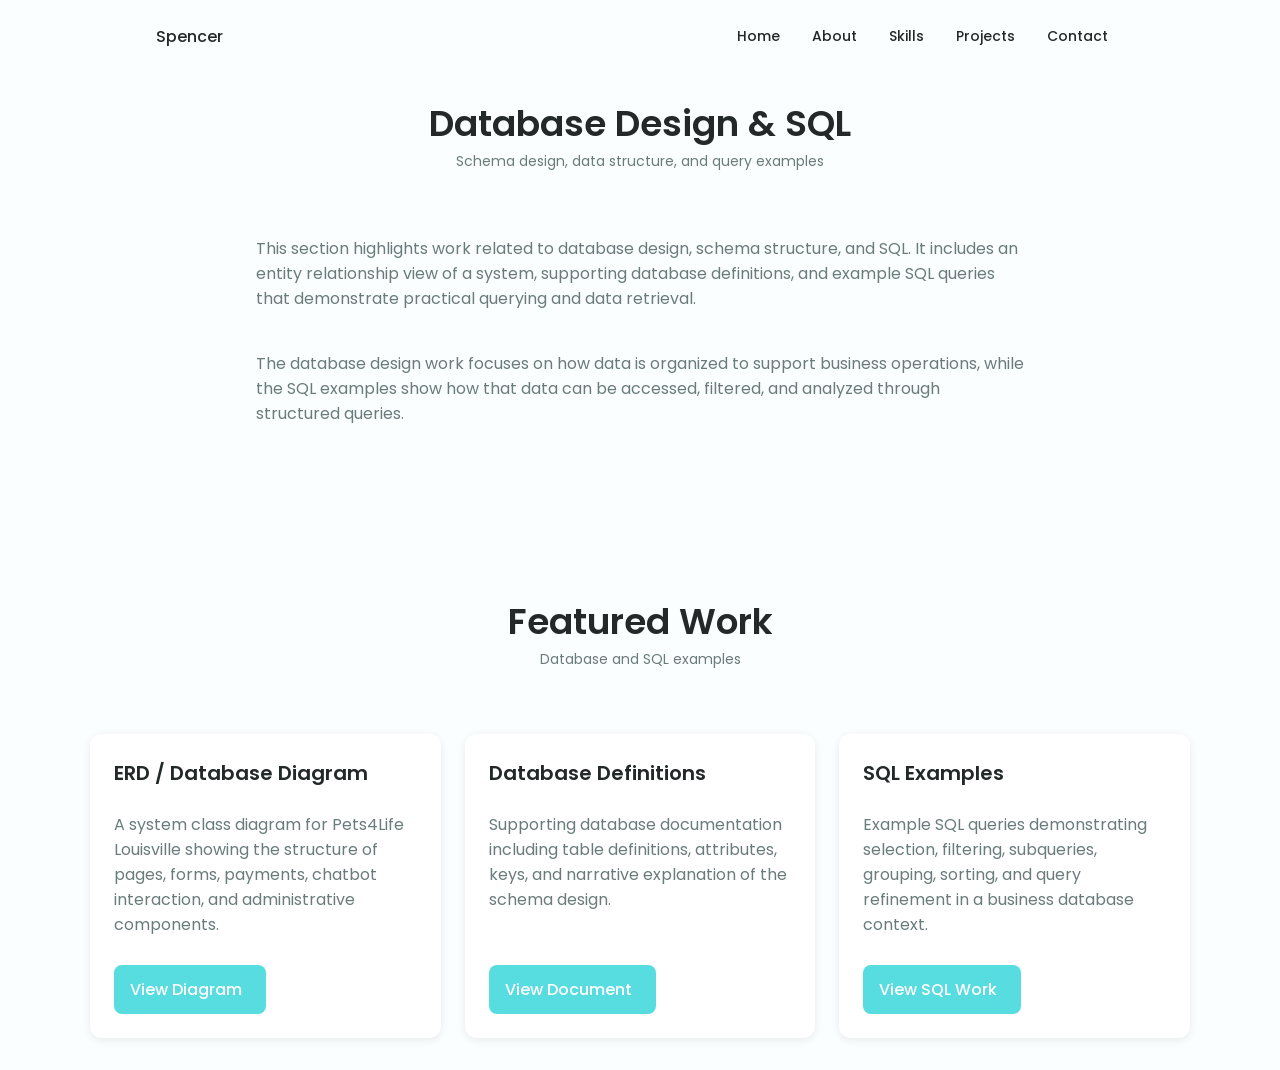
<file: database-sql.html>
﻿<!DOCTYPE html>
<html lang="en">
<head>
    <meta charset="UTF-8">
    <meta name="viewport" content="width=device-width, initial-scale=1.0">

    <!--==================== UNICONS ====================-->
    <link rel="stylesheet" href="https://unicons.iconscout.com/release/v3.0.6/css/line.css">

    <!--==================== SWIPER CSS====================-->
    <link rel="stylesheet" href="assets/css/swiper-bundle.min.css">

    <!--==================== CSS ==========-->
    <link rel="stylesheet" href="assets/css/styles.css">

    <title>Portfolio Website - Database & SQL</title>
</head>
<body>
<header class="header" id="header">
    <nav class="nav container">
        <a href="index.html" class="nav__logo">Spencer</a>

        <div class="nav__menu" id="nav-menu">
            <ul class="nav__list grid">
                <li class="nav__item">
                    <a href="index.html#home" class="nav__link">
                        <i class="uil uil-estate nav__icon"></i> Home
                    </a>
                </li>

                <li class="nav__item">
                    <a href="index.html#about" class="nav__link">
                        <i class="uil uil-user nav__icon"></i> About
                    </a>
                </li>

                <li class="nav__item">
                    <a href="index.html#skills" class="nav__link">
                        <i class="uil uil-file-alt nav__icon"></i> Skills
                    </a>
                </li>

                <li class="nav__item">
                    <a href="index.html#portfolio" class="nav__link">
                        <i class="uil uil-code-branch nav__icon"></i> Projects
                    </a>
                </li>

                <li class="nav__item">
                    <a href="index.html#contact" class="nav__link">
                        <i class="uil uil-message nav__icon"></i> Contact
                    </a>
                </li>
            </ul>

            <i class="uil uil-times nav__close" id="nav-close"></i>
        </div>

        <div class="nav__btns">
            <i class="uil uil-moon change-theme" id="theme-button"></i>

            <div class="nav__toggle" id="nav-toggle">
                <i class="uil uil-apps"></i>
            </div>
        </div>
    </nav>
</header>

<main class="main">
    <section class="about section">
        <h2 class="section__title">Database Design & SQL</h2>
        <span class="section__subtitle">Schema design, data structure, and query examples</span>

        <div class="container">
            <div class="about__data">
                <p class="about__description">
                    This section highlights work related to database design, schema structure, and SQL. It includes an entity relationship view of a system, supporting database definitions, and example SQL queries that demonstrate practical querying and data retrieval.
                </p>

                <p class="about__description">
                    The database design work focuses on how data is organized to support business operations, while the SQL examples show how that data can be accessed, filtered, and analyzed through structured queries.
                </p>
            </div>
        </div>
    </section>

    <section class="portfolio section">
        <h2 class="section__title">Featured Work</h2>
        <span class="section__subtitle">Database and SQL examples</span>

        <div class="three_column_container container grid">

            <div class="portfolio__content">
                <div class="portfolio__data">
                    <h3 class="portfolio__title">ERD / Database Diagram</h3>
                    <p class="portfolio__description">
                        A system class diagram for Pets4Life Louisville showing the structure of pages, forms, payments, chatbot interaction, and administrative components.
                    </p>
                    <a href="assets/img/class_diagram.png" target="_blank" class="button button--flex button--small portfolio__button">
                        View Diagram
                        <i class="uil uil-arrow-right button__icon"></i>
                    </a>
                </div>
            </div>

            <div class="portfolio__content">
                <div class="portfolio__data">
                    <h3 class="portfolio__title">Database Definitions</h3>
                    <p class="portfolio__description">
                        Supporting database documentation including table definitions, attributes, keys, and narrative explanation of the schema design.
                    </p>
                    <a href="assets/pdf/I5.pdf" target="_blank" class="button button--flex button--small portfolio__button">
                        View Document
                        <i class="uil uil-arrow-right button__icon"></i>
                    </a>
                </div>
            </div>

            <div class="portfolio__content">
                <div class="portfolio__data">
                    <h3 class="portfolio__title">SQL Examples</h3>
                    <p class="portfolio__description">
                        Example SQL queries demonstrating selection, filtering, subqueries, grouping, sorting, and query refinement in a business database context.
                    </p>
                    <a href="assets/pdf/CIS_310_SQL_Excerpt.pdf" target="_blank" class="button button--flex button--small portfolio__button">
                        View SQL Work
                        <i class="uil uil-arrow-right button__icon"></i>
                    </a>
                </div>
            </div>

        </div>
    </section>
</main>

<a href="#" class="scrollup" id="scroll-top">
    <i class="uil uil-arrow-up scrollup__icon"></i>
</a>

<script src="assets/js/swiper-bundle.min.js"></script>
<script src="assets/js/main.js"></script>
</body>
</html>
</file>
<file: assets/css/styles.css>
/*==================== GOOGLE FONTS ====================*/
@import url("https://fonts.googleapis.com/css2?family=Poppins:wght@400;500;600&display=swap");
/*==================== VARIABLES CSS ====================*/
:root {
  --header-height: 3rem;
  /*========== Colors ==========*/
  /* Change favorite color */
  --hue-color: 182;
  /*Purple 250 - Green 142 - Blue 230 - Pink 340*/
  /* HSL color mode */
  --first-color: hsl(var(--hue-color), 69%, 61%);
  --first-color-second: hsl(var(--hue-color), 69%, 61%);
  --first-color-alt: hsl(var(--hue-color), 57%, 53%);
  --first-color-lighter: hsl(var(--hue-color), 92%, 85%);
  --title-color: hsl(var(--hue-color), 8%, 15%);
  --text-color: hsl(var(--hue-color), 8%, 45%);
  --text-color-light: hsl(var(--hue-color), 8%, 65%);
  --input-color: hsl(var(--hue-color), 70%, 96%);
  --body-color: hsl(var(--hue-color), 60%, 99%);
  --container-color: #FFF;
  --scroll-bar-color: hsl(var(--hue-color), 12%, 90%);
  --scroll-thumb-color: hsl(var(--hue-color), 12%, 80%);
  /*========== Font and typography ==========*/
  --body-font: 'Poppins', sans-serif;
  --big-font-size: 2rem;
  --h1-font-size: 1.5rem;
  --h2-font-size: 1.25rem;
  --h3-font-size: 1.125rem;
  --normal-font-size: .938rem;
  --small-font-size: .813rem;
  --smaller-font-size: .75rem;
  /*========== Font weight ==========*/
  --font-medium: 500;
  --font-semi-bold: 600;
  /*========== Margenes Bottom ==========*/
  --mb-0-25: .25rem;
  --mb-0-5: .5rem;
  --mb-0-75: .75rem;
  --mb-1: 1rem;
  --mb-1-5: 1.5rem;
  --mb-2: 2rem;
  --mb-2-5: 2.5rem;
  --mb-3: 3rem;
  /*========== z index ==========*/
  --z-tooltip: 10;
  --z-fixed: 100;
  --z-modal: 1000;
}

@media screen and (min-width: 968px) {
  :root {
    --big-font-size: 3rem;
    --h1-font-size: 2.25rem;
    --h2-font-size: 1.5rem;
    --h3-font-size: 1.25rem;
    --normal-font-size: 1rem;
    --small-font-size: .875rem;
    --smaller-font-size: .813rem;
  }
}

/*========== Variables Dark theme ==========*/
body.dark-theme {
  /* HSL color mode */
  --first-color-second: hsl(var(--hue-color), 30%, 8%);
  --title-color: hsl(var(--hue-color), 8%, 95%);
  --text-color: hsl(var(--hue-color), 8%, 75%);
  --input-color: hsl(var(--hue-color), 29%, 16%);
  --body-color: hsl(var(--hue-color), 28%, 12%);
  --container-color: hsl(var(--hue-color), 29%, 16%);
  --scroll-bar-color: hsl(var(--hue-color), 12%, 48%);
  --scroll-thumb-color: hsl(var(--hue-color), 12%, 36%);
}

/*========== Button Dark/Light ==========*/
.nav__btns {
  display: flex;
  align-items: center;
}

.change-theme {
  font-size: 1.25rem;
  color: var(--title-color);
  margin-right: var(--mb-1);
  cursor: pointer;
}

.change-theme:hover {
  color: var(--first-color);
}

/*==================== BASE ====================*/
* {
  box-sizing: border-box;
  padding: 0;
  margin: 0;
}

html {
  scroll-behavior: smooth;
}

body {
  margin: 0 0 var(--header-height) 0;
  font-family: var(--body-font);
  font-size: var(--normal-font-size);
  background-color: var(--body-color);
  color: var(--text-color);
}

h1, h2, h3, h4 {
  color: var(--title-color);
  font-weight: var(--font-semi-bold);
}

ul {
  list-style: none;
}

a {
  text-decoration: none;
}

img {
  max-width: 100%;
  height: auto;
}

/*==================== REUSABLE CSS CLASSES ====================*/
.section {
  padding: 2rem 0 4rem;
}

.section__title {
  font-size: var(--h1-font-size);
  color: var(--title-color);
}

.section__subtitle {
  display: block;
  font-size: var(--small-font-size);
  margin-bottom: var(--mb-3);
}

.section__title, .section__subtitle {
  text-align: center;
}

.three_column_container {
  grid-template-columns: repeat(3, 1fr);
  gap: 2rem;
}

/*==================== LAYOUT ====================*/
.container {
  max-width: 768px;
  margin-left: var(--mb-1-5);
  margin-right: var(--mb-1-5);
}

.grid {
  display: grid;
  gap: 1.5rem;
}

.header {
  width: 100%;
  position: fixed;
  bottom: 0;
  left: 0;
  z-index: var(--z-fixed);
  background-color: var(--body-color);
}

/*==================== NAV ====================*/
.nav {
  max-width: 968px;
  height: var(--header-height);
  display: flex;
  justify-content: space-between;
  align-items: center;
}

.nav__logo, .nav__toggle {
  color: var(--title-color);
  font-weight: var(--font-medium);
}

.nav__logo:hover {
  color: var(--first-color);
}

.nav__toggle {
  font-size: 1.1rem;
  cursor: pointer;
}

.nav__toggle:hover {
  color: var(--first-color);
}

@media screen and (max-width: 767px) {
  .nav__menu {
    position: fixed;
    bottom: -100%;
    left: 0;
    width: 100%;
    background-color: var(--body-color);
    padding: 2rem 1.5rem 4rem;
    box-shadow: 0 -1px 4px rgba(0, 0, 0, 0.15);
    border-radius: 1.5rem 1.5rem 0 0;
    transition: .3s;
  }
}

.nav__list {
  grid-template-columns: repeat(3, 1fr);
  gap: 2rem;
}

.nav__link {
  display: flex;
  flex-direction: column;
  align-items: center;
  font-size: var(--small-font-size);
  color: var(--title-color);
  font-weight: var(--font-medium);
}

.nav__link:hover {
  color: var(--first-color);
}

.nav__icon {
  font-size: 1.2rem;
}

.nav__close {
  position: absolute;
  right: 1.3rem;
  bottom: .5rem;
  font-size: 1.5rem;
  cursor: pointer;
  color: var(--first-color);
}

.nav__close:hover {
  color: var(--first-color-alt);
}

/* show menu */
.show-menu {
  bottom: 0;
}

/* Active link */
.active-link {
  color: var(--first-color);
}

/* Change background header */
.scroll-header {
  box-shadow: 0 -1px 4px rgba(0, 0, 0, 0.15);
}

/*==================== HOME ====================*/
.home__container {
  gap: 1rem;
}

.home__content {
  grid-template-columns: .5fr 3fr;
  padding-top: 3.5rem;
  align-items: center;
}

.home__social {
  display: grid;
  grid-template-columns: max-content;
  row-gap: 1rem;
}

.home__social-icon {
  font-size: 1.25rem;
  color: var(--first-color);
}

.home__social-icon:hover {
  color: var(--first-color-alt);
}

.home__blob {
  width: 200px;
  fill: var(--first-color);
}

.home__blob-img {
  width: 300px;
}

.home__data {
  grid-column: 1/3;
}

.home__title {
  font-size: var(--big-font-size);
}

.home__subtitle {
  font-size: var(--h3-font-size);
  color: var(--text-color);
  font-weight: var(--font-medium);
  margin-bottom: var(--mb-0-75);
}

.home__description {
  margin-bottom: var(--mb-2);
}

.home__scroll {
  display: none;
}

.home__scroll-button {
  color: var(--first-color);
  transition: .3s;
}

.home__scroll-button:hover {
  transform: translateY(0.25rem);
}

.home__scroll-mouse {
  font-size: 2rem;
}

.home__scroll-name {
  font-size: var(--small-font-size);
  color: var(--title-color);
  font-weight: var(--font-medium);
  margin-right: var(--mb-0-25);
}

.home__scroll-arrow {
  font-size: 1.25rem;
}

/*========== BUTTONS ==========*/
.button {
  display: inline-block;
  background-color: var(--first-color);
  color: #FFF;
  padding: 1rem;
  border-radius: .5rem;
  font-weight: var(--font-medium);
}

.button:hover {
  background-color: var(--first-color-alt);
}

.button__icon {
  font-size: 1.25rem;
  margin-left: var(--mb-0-5);
  transition: .3s;
}

.button--white {
  background-color: #FFF;
  color: var(--first-color);
}

.button--white:hover {
  background-color: #FFF;
}

.button--flex {
  display: inline-flex;
  align-items: center;
}

.button--small {
  padding: .75rem 1rem;
}

.button--link {
  padding: 0;
  background-color: transparent;
  color: var(--first-color);
}

.button--link:hover {
  background-color: transparent;
  color: var(--first-color-alt);
}

/*==================== ABOUT ====================*/
.about__img {
  width: 200px;
  border-radius: .5rem;
  justify-self: center;
  align-self: center;
}

.about__description {
  text-align: center;
  margin-bottom: var(--mb-2-5);
}

.about__info {
  display: flex;
  justify-content: space-evenly;
  margin-bottom: var(--mb-2-5);
}

.about__info-title {
  font-size: var(--h2-font-size);
  font-weight: var(--font-semi-bold);
  color: var(--title-color);
}

.about__info-name {
  font-size: var(--smaller-font-size);
}

.about__info-title, .about__info-name {
  display: block;
  text-align: center;
}

.about__buttons {
  display: flex;
  justify-content: center;
}

/*==================== SKILLS ====================*/
.skills__container {
  row-gap: 0;
}

.skills__header {
  display: flex;
  align-items: center;
  margin-bottom: var(--mb-2-5);
  cursor: pointer;
}

.skills__icon, .skills__arrow {
  font-size: 2rem;
  color: var(--first-color);
}

.skills__icon {
  margin-right: var(--mb-0-75);
}

.skills__title {
  font-size: var(--h3-font-size);
}

.skills__subtitle {
  font-size: var(--smaller-font-size);
  color: var(--text-color-light);
}

.skills__arrow {
  margin-left: auto;
  transition: .4s;
}

.skills__list {
  row-gap: 1.5rem;
  padding-left: 2.7rem;
}

.skills__titles {
  display: flex;
  justify-content: space-between;
  margin-bottom: var(--mb-0-5);
}

.skills__name {
  font-size: var(--normal-font-size);
  font-weight: var(--font-medium);
}

.skills__bar, .skills__percentage {
  height: 5px;
  border-radius: .25rem;
}

.skills__bar {
  background-color: var(--first-color-lighter);
}

.skills__percentage {
  display: block;
  background-color: var(--first-color);
}

.skills__python {
  width: 85%;
}

.skills__csharp {
  width: 80%;
}

.skills__sql {
  width: 70%;
}

.skills__ror {
  width: 70%;
}

.skills__pbi {
  width: 85%;
}

.skills__weka {
  width: 70%;
}

.skills__mat {
  width: 65%;
}

.skills__excel {
  width: 85%;
}

.skills__tbs {
  width: 90%;
}

.skills__techsup {
  width: 85%;
}

.skills__teach {
  width: 85%;
}

.skills__comm {
  width: 80%;
}

.skills__close .skills__list {
  height: 0px;
  overflow: hidden;
}

.skills__open .skills__list {
  height: max-content;
  margin-bottom: var(--mb-2-5);
}

.skills__open .skills__arrow {
  transform: rotate(-180deg);
}

/*==================== QUALIFICATION ====================*/
.qualification__tabs {
  display: flex;
  justify-content: space-evenly;
  margin-bottom: var(--mb-2);
}

.qualification__button {
  font-size: var(--h3-font-size);
  font-weight: var(--font-medium);
  cursor: pointer;
}

.qualification__button:hover {
  color: var(--first-color);
}

.qualification__icon {
  font-size: 1.8rem;
  margin-right: var(--mb-0-25);
}

.qualification__data {
  display: grid;
  grid-template-columns: 1fr max-content 1fr;
  column-gap: 1.5rem;
}

.qualification__title {
  font-size: var(--normal-font-size);
  font-weight: var(--font-medium);
}

.qualification__subtitle {
  display: inline-block;
  font-size: var(--small-font-size);
  margin-bottom: var(--mb-1);
}

.qualification__calendar {
  font-size: var(--smaller-font-size);
  color: var(--text-color-light);
}

.qualification__rounder {
  display: inline-block;
  width: 13px;
  height: 13px;
  background-color: var(--first-color);
  border-radius: 50%;
}

.qualification__line {
  display: block;
  width: 1px;
  height: 100%;
  background-color: var(--first-color);
  transform: translate(6px, -7px);
}

.qualification [data-content] {
  display: none;
}

.qualification__active[data-content] {
  display: block;
}

.qualification__button.qualification__active {
  color: var(--first-color);
}

/*==================== PORTFOLIO ====================*/
.portfolio .container {
  max-width: 1100px;
}

.portfolio__container {
  grid-template-columns: repeat(2, 1fr);
  gap: 1.5rem;
}

.portfolio__content {
  background-color: var(--container-color);
  padding: 1.5rem;
  border-radius: .75rem;
  box-shadow: 0 2px 8px rgba(0, 0, 0, 0.08);
}

.portfolio__content--wide {
  grid-column: 1 / -1;
}

.portfolio__data {
  display: flex;
  flex-direction: column;
  gap: 1rem;
  height: 100%;
}

.portfolio__button {
  margin-top: auto;
  align-self: flex-start;
}

.portfolio__img {
  width: 265px;
  border-radius: .5rem;
  justify-self: center;
}

.portfolio__title {
  font-size: var(--h3-font-size);
  margin-bottom: var(--mb-0-5);
}

.portfolio__description {
  margin-bottom: var(--mb-0-75);
}

.portfolio__button:hover .button__icon {
  transform: translateX(0.25rem);
}

.swiper-button-prev::after,
.swiper-button-next::after {
  content: '';
}

.swiper-portfolio-icon {
  font-size: 2rem;
  color: var(--first-color);
}

.swiper-button-prev {
  left: -.5rem;
}

.swiper-button-next {
  right: -.5rem;
}

.swiper-container-horizontal > .swiper-pagination-bullets {
  bottom: -2.5rem;
}

.swiper-pagination-bullet-active {
  background-color: var(--first-color);
}

.swiper-button-prev,
.swiper-button-next,
.swiper-pagination-bullet {
  outline: none;
}


.business_analysis_feat_work_cards_container {
  grid-template-columns: repeat(2, 1fr);
  gap: 1.5rem;
}

.backend__context .section__subtitle {
  margin-bottom: 1rem;
}

.backend__button-wrap {
  display: flex;
  justify-content: center;
  margin-top: 0;
}

/*==================== PROJECT IN MIND ====================*/
.project {
  text-align: center;
}

.project__bg {
  background-color: var(--first-color-second);
  padding-top: 3rem;
}

.project__title {
  font-size: var(--h2-font-size);
  margin-bottom: var(--mb-0-75);
}

.project__description {
  margin-bottom: var(--mb-1-5);
}

.project__title, .project__description {
  color: #FFF;
}

.project__img {
  width: 232px;
  justify-self: center;
}

/*==================== TESTIMONIAL ====================*/
.testimonial__data, .testimonial__header {
  display: flex;
}

.testimonial__data {
  justify-content: space-between;
  margin-bottom: var(--mb-1);
}

.testimonial__img {
  width: 60px;
  height: 60px;
  border-radius: 50%;
  margin-right: var(--mb-0-75);
}

.testimonial__name {
  font-size: var(--h3-font-size);
  font-weight: var(--font-medium);
}

.testimonial__client {
  font-size: var(--small-font-size);
  color: var(--text-color-light);
}

.testimonial__description {
  margin-bottom: var(--mb-2-5);
}

.testimonial__icon-star {
  color: var(--first-color);
}

.swiper-container .swiper-pagination-testimonial {
  bottom: 0;
}

/*==================== CONTACT ME ====================*/
.contact__container {
  row-gap: 3rem;
}

.contact__information {
  display: flex;
  margin-bottom: var(--mb-2);
}

.contact__icon {
  font-size: 2rem;
  color: var(--first-color);
  margin-right: var(--mb-0-75);
}

.contact__title {
  font-size: var(--h3-font-size);
  font-weight: var(--font-medium);
}

.contact__subtitle {
  font-size: var(--small-font-size);
  color: var(--text-color-light);
}

.contact__content {
  background-color: var(--input-color);
  border-radius: .5rem;
  padding: .75rem 1rem .25rem;
}

.contact__label {
  font-size: var(--smaller-font-size);
  color: var(--title-color);
}

.contact__input {
  width: 100%;
  background-color: var(--input-color);
  color: var(--text-color);
  font-family: var(--body-font);
  font-size: var(--normal-font-size);
  border: none;
  outline: none;
  padding: .25rem .5rem .5rem 0;
}

.contact__grid {
  display: grid;
  grid-template-columns: repeat(3, 1fr);
  gap: 2rem;
  justify-items: center;
}

@media screen and (max-width: 568px) {
  .contact__grid {
    grid-template-columns: 1fr;
  }
}

/*==================== FOOTER ====================*/
.footer {
  padding-top: 2rem;
}

.footer__container {
  row-gap: 3.5rem;
}

.footer__bg {
  background-color: var(--first-color-second);
  padding: 2rem 0 3rem;
}

.footer__title {
  font-size: var(--h1-font-size);
  margin-bottom: var(--mb-0-25);
}

.footer__subtitle {
  font-size: var(--small-font-size);
}

.footer__links {
  display: flex;
  flex-direction: column;
  row-gap: 1.5rem;
}

.footer__link:hover {
  color: var(--first-color-lighter);
}

.footer__social {
  font-size: 1.25rem;
  margin-right: var(--mb-1-5);
}

.footer__social:hover {
  color: var(--first-color-lighter);
}

.footer__copy {
  font-size: var(--smaller-font-size);
  text-align: center;
  color: var(--text-color-light);
  margin-top: var(--mb-3);
}

.footer__title, .footer__subtitle, .footer__link, .footer__social {
  color: #FFF;
}

/*========== SCROLL UP ==========*/
.scrollup {
  position: fixed;
  right: 1rem;
  bottom: -20%;
  background-color: var(--first-color);
  opacity: .8;
  padding: 0 .3rem;
  border-radius: .4rem;
  z-index: var(--z-tooltip);
  transition: .4s;
}

.scrollup:hover {
  background-color: var(--first-color-alt);
}

.scrollup__icon {
  font-size: 1.5rem;
  color: #FFF;
}

/* Show scroll */
.show-scroll {
  bottom: 5rem;
}

/*========== SCROLL BAR ==========*/
::-webkit-scrollbar {
  width: .60rem;
  border-radius: .5rem;
  background-color: var(--scroll-bar-color);
}

::-webkit-scrollbar-thumb {
  background-color: var(--scroll-thumb-color);
  border-radius: .5rem;
}

::-webkit-scrollbar-thumb:hover {
  background-color: var(--text-color-light);
}

/*==================== MEDIA QUERIES ====================*/
/* For small devices */
@media screen and (max-width: 350px) {
  .container {
    margin-left: var(--mb-1);
    margin-right: var(--mb-1);
  }
  .nav__menu {
    padding: 2rem .25rem 4rem;
  }
  .nav__list {
    column-gap: 0;
  }
  .home__content {
    grid-template-columns: .25fr 3fr;
  }
  .home__blob {
    width: 180px;
  }
  .skills__title {
    font-size: var(--normal-font-size);
  }
  .qualification__data {
    gap: .5rem;
  }
  .services__container {
    grid-template-columns: max-content;
    justify-content: center;
  }
  .services__content {
    padding-right: 3.5rem;
  }
  .services__modal {
    padding: 0 .5rem;
  }
  .project__img {
    width: 200px;
  }
  .testimonial__data, .testimonial__header {
    flex-direction: column;
    align-items: center;
  }
  .testimonial__img {
    margin-right: 0;
    margin-bottom: var(--mb-0-25);
  }
  .testimonial__data, .testimonial__description {
    text-align: center;
  }
}

/* For medium devices */
@media screen and (min-width: 568px) {
  .home__content {
    grid-template-columns: max-content 1fr 1fr;
  }
  .home__data {
    grid-column: initial;
  }
  .home__img {
    order: 1;
    justify-self: center;
  }
  .about__container,
  .skills__container,
  .portfolio__content,
  .project__container,
  .contact__container,
  .footer__container {
    grid-template-columns: repeat(2, 1fr);
  }
  .qualification__sections {
    display: grid;
    grid-template-columns: .6fr;
    justify-content: center;
  }
}

@media screen and (min-width: 768px) {
  .container {
    margin-left: auto;
    margin-right: auto;
  }
  body {
    margin: 0;
  }
  .section {
    padding: 6rem 0 2rem;
  }
  .section__subtitle {
    margin-bottom: 4rem;
  }
  .header {
    top: 0;
    bottom: initial;
  }
  .header,
  .main,
  .footer__container {
    padding: 0 1rem;
  }
  .nav {
    height: calc(var(--header-height) + 1.5rem);
    column-gap: 1rem;
  }
  .nav__icon, .nav__close, .nav__toggle {
    display: none;
  }
  .nav__list {
    display: flex;
    column-gap: 2rem;
  }
  .nav__menu {
    margin-left: auto;
  }
  .change-theme {
    margin: 0;
  }
  .home__container {
    row-gap: 5rem;
  }
  .home__content {
    padding-top: 5.5rem;
    column-gap: 2rem;
  }
  .home__blob {
    width: 270px;
  }
  .home__scroll {
    display: block;
  }
  .home__scroll-button {
    margin-left: 3rem;
  }
  .about__container {
    column-gap: 5rem;
  }
  .about__img {
    width: 350px;
  }
  .about__description {
    text-align: initial;
  }
  .about__info {
    justify-content: space-between;
  }
  .about__buttons {
    justify-content: initial;
  }
  .qualification__tabs {
    justify-content: center;
  }
  .qualification__button {
    margin: 0 var(--mb-1);
  }
  .qualification__sections {
    grid-template-columns: .5fr;
  }
  .services__container {
    grid-template-columns: repeat(3, 218px);
    justify-content: center;
  }
  .services__icon {
    font-size: 2rem;
  }
  .services__content {
    padding: 6rem 0 2rem 2.5rem;
  }
  .services__modal-content {
    width: 450px;
  }
  .portfolio__img {
    width: 320px;
  }
  .portfolio__content {
    align-items: center;
  }
  .project {
    text-align: initial;
  }
  .project__bg {
    background: none;
  }
  .project__container {
    background-color: var(--first-color-second);
    border-radius: 1rem;
    padding: 3rem 2.5rem 0;
    grid-template-columns: 1fr max-content;
    column-gap: 3rem;
  }
  .project__data {
    padding-top: .8rem;
  }
  .footer__container {
    grid-template-columns: repeat(3, 1fr);
  }
  .footer__bg {
    padding: 3rem 0 3.5rem;
  }
  .footer__links {
    flex-direction: row;
    column-gap: 2rem;
  }
  .footer__socials {
    justify-self: flex-end;
  }
  .footer__copy {
    margin-top: 4.5rem;
  }
}

/* For large devices */
@media screen and (min-width: 1024px) {
  .header,
  .main,
  .footer__container {
    padding: 0;
  }
  .home__blob {
    width: 320px;
  }
  .home__social {
    transform: translateX(-6rem);
  }
  .services__container {
    grid-template-columns: repeat(3, 238px);
  }
  .portfolio__content {
    column-gap: 5rem;
  }
  .swiper-portfolio-icon {
    font-size: 3.5rem;
  }
  .swiper-button-prev {
    left: -3.5rem;
  }
  .swiper-button-next {
    right: -3.5rem;
  }
  .swiper-container-horizontal > .swiper-pagination-bullets {
    bottom: -4.5rem;
  }
  .swiper-container-horizontal > .swiper-pagination-bullets.swiper-pagination-bullets-dynamic {
    bottom: 0;
  }
  .testimonial__description {
    margin-bottom: 4rem;
  }
  .contact__form {
    width: 460px;
  }
  .contact__inputs {
    grid-template-columns: repeat(2, 1fr);
  }
}

@media screen and (max-width: 768px) {
  .portfolio__container {
    grid-template-columns: 1fr;
  }

  .business_analysis_feat_work_cards_container {
    grid-template-columns: 1fr;
  }

  .three_column_container {
    grid-template-columns: 1fr;
  }

  .portfolio__content--wide {
    grid-column: auto;
  }
}
</file>
